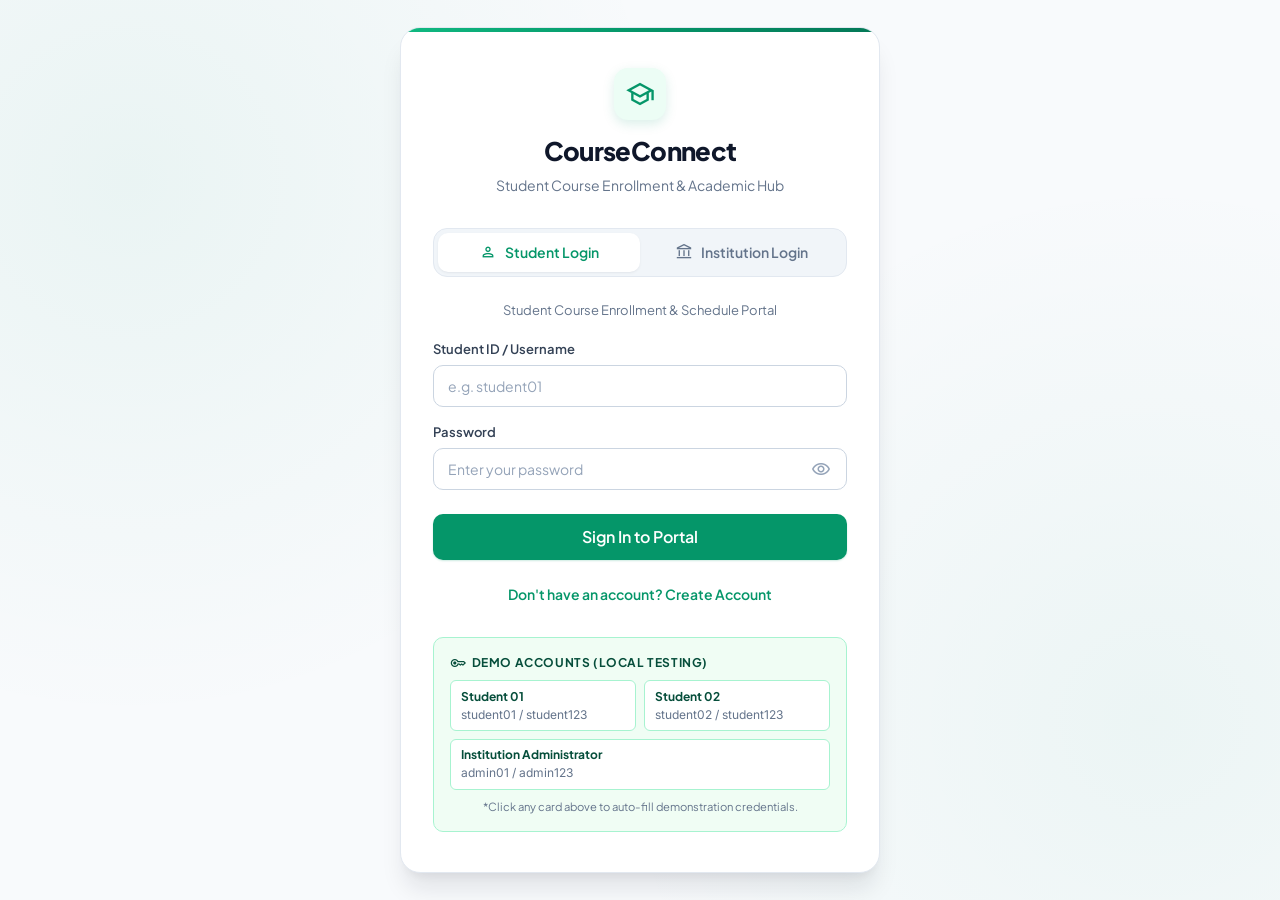
<file: frontend/index.html>
<!DOCTYPE html>
<html lang="en">
<head>
  <meta charset="UTF-8">
  <meta name="viewport" content="width=device-width, initial-scale=1.0">
  <title>CourseConnect — Student Course Enrollment System</title>
  
  <!-- Typography & Icons -->
  <link rel="preconnect" href="https://fonts.googleapis.com">
  <link rel="preconnect" href="https://fonts.gstatic.com" crossorigin>
  <link href="https://fonts.googleapis.com/css2?family=Inter:wght@400;500;600;700&family=Plus+Jakarta+Sans:wght@400;500;600;700;800&display=swap" rel="stylesheet">
  <link href="https://fonts.googleapis.com/css2?family=Material+Symbols+Outlined:opsz,wght,FILL,GRAD@20..48,100..700,0..1,-50..200" rel="stylesheet">
  
  <link rel="stylesheet" href="css/styles.css">
</head>
<body>

  <!-- ======================================================================
       SCREEN 1: LOGIN & ROLE SELECTION (Default Open View)
       ====================================================================== -->
  <div id="loginScreen" class="login-screen">
    <div class="login-card">
      <div class="login-brand">
        <div class="brand-icon-circle">
          <span class="material-symbols-outlined" style="font-size: 30px;">school</span>
        </div>
        <h1 class="brand-title">CourseConnect</h1>
        <p class="brand-subtitle">Student Course Enrollment & Academic Hub</p>
      </div>

      <!-- Role Selector Tabs -->
      <div class="role-tabs">
        <button type="button" id="roleTabStudent" class="role-tab-btn active">
          <span class="material-symbols-outlined" style="font-size: 18px;">person</span>
          Student Login
        </button>
        <button type="button" id="roleTabInst" class="role-tab-btn">
          <span class="material-symbols-outlined" style="font-size: 18px;">account_balance</span>
          Institution Login
        </button>
      </div>

      <p id="roleDescText" style="font-size: 0.8125rem; color: var(--text-muted); text-align: center; margin-bottom: 1.25rem;">
        Student Course Enrollment & Schedule Portal
      </p>

      <!-- Inline Error Alert -->
      <div id="loginErrorAlert" class="badge-danger" style="display: none; padding: 0.75rem 1rem; border-radius: var(--radius-md); margin-bottom: 1.25rem; font-size: 0.8125rem; align-items: center; gap: 0.5rem;">
        <span class="material-symbols-outlined" style="font-size: 20px;">error</span>
        <span id="loginErrorMessage">Invalid username or password.</span>
      </div>
      <div id="loginSuccessAlert" class="badge-success auth-message" role="status" style="display: none;"></div>

      <!-- Login Form -->
      <form id="loginForm" onsubmit="handleLoginSubmit(event)">
        <div class="form-group">
          <label class="form-label" id="loginUserLabel" for="loginUsername">Student ID / Username</label>
          <input type="text" id="loginUsername" class="form-control" placeholder="e.g. student01" required autocomplete="username">
        </div>

        <div class="form-group">
          <label class="form-label" for="loginPassword">Password</label>
          <div class="password-wrapper">
            <input type="password" id="loginPassword" class="form-control" placeholder="Enter your password" required autocomplete="current-password">
            <button type="button" id="passwordToggleBtn" class="password-toggle-btn" aria-label="Toggle password visibility">
              <span class="material-symbols-outlined" style="font-size: 20px;">visibility</span>
            </button>
          </div>
        </div>

        <button type="submit" id="loginSubmitBtn" class="btn btn-primary btn-lg" style="width: 100%; margin-top: 0.5rem;">
          Sign In to Portal
        </button>
      </form>

      <button type="button" id="showRegistrationBtn" class="auth-switch">
        Don't have an account? Create Account
      </button>

      <form id="registrationForm" onsubmit="handleRegistrationSubmit(event)" style="display: none;" novalidate>
        <div class="role-tabs registration-role-tabs">
          <label class="form-label" for="registerRole">Account type</label>
          <select id="registerRole" class="form-control">
            <option value="STUDENT">Student</option>
            <option value="INSTITUTION">Institution</option>
          </select>
        </div>

        <div class="form-group">
          <label class="form-label" id="registerNameLabel" for="registerName">Full name</label>
          <input type="text" id="registerName" class="form-control" required autocomplete="name">
        </div>

        <div class="form-group">
          <label class="form-label" id="registerEmailLabel" for="registerEmail">Email</label>
          <input type="email" id="registerEmail" class="form-control" required autocomplete="email">
        </div>

        <div class="form-group">
          <label class="form-label" for="registerPassword">Password</label>
          <input type="password" id="registerPassword" class="form-control" required autocomplete="new-password">
        </div>

        <div class="form-group">
          <label class="form-label" for="confirmPassword">Confirm password</label>
          <input type="password" id="confirmPassword" class="form-control" required autocomplete="new-password">
        </div>

        <div id="registrationMessage" class="auth-message" role="alert" style="display: none;"></div>
        <button type="submit" id="registerSubmitBtn" class="btn btn-primary btn-lg" style="width: 100%; margin-top: 0.5rem;">
          Create Account
        </button>
      </form>

      <button type="button" id="showLoginBtn" class="auth-switch" style="display: none;">
        Already have an account? Sign in
      </button>

      <!-- Demo Accounts Information -->
      <div class="demo-accounts-box" id="demoAccountsBox">
        <div class="demo-title">
          <span class="material-symbols-outlined" style="font-size: 16px;">key</span>
          Demo Accounts (Local Testing)
        </div>
        <div class="demo-grid">
          <div class="demo-pill" onclick="quickFill('student01', 'student123', 'STUDENT')" title="Click to autofill Student 1">
            <div class="demo-role">Student 01</div>
            <div class="demo-creds">student01 / student123</div>
          </div>
          <div class="demo-pill" onclick="quickFill('student02', 'student123', 'STUDENT')" title="Click to autofill Student 2">
            <div class="demo-role">Student 02</div>
            <div class="demo-creds">student02 / student123</div>
          </div>
          <div class="demo-pill" style="grid-column: 1 / -1;" onclick="quickFill('admin01', 'admin123', 'INSTITUTION')" title="Click to autofill Institution Admin">
            <div class="demo-role">Institution Administrator</div>
            <div class="demo-creds">admin01 / admin123</div>
          </div>
        </div>
        <p style="font-size: 0.7rem; color: var(--text-muted); margin-top: 0.5rem; text-align: center;">
          *Click any card above to auto-fill demonstration credentials.
        </p>
      </div>
    </div>
  </div>

  <!-- ======================================================================
       SCREEN 2: STUDENT PORTAL
       ====================================================================== -->
  <div id="studentPortal" class="portal-layout" style="display: none;">
    <!-- Student Sidebar -->
    <aside class="sidebar" id="studentSidebar">
      <div class="sidebar-header">
        <div class="sidebar-logo-icon">
          <span class="material-symbols-outlined" style="font-size: 22px;">school</span>
        </div>
        <div>
          <div class="sidebar-brand-name">CourseConnect</div>
          <div class="sidebar-role-tag">Student Portal</div>
        </div>
      </div>

      <nav class="sidebar-nav">
        <button class="nav-link active" data-tab="dashboard" onclick="switchStudentTab('dashboard')">
          <div class="nav-link-left">
            <span class="material-symbols-outlined" style="font-size: 20px;">space_dashboard</span>
            <span>Dashboard</span>
          </div>
        </button>

        <button class="nav-link" data-tab="catalogue" onclick="switchStudentTab('catalogue')">
          <div class="nav-link-left">
            <span class="material-symbols-outlined" style="font-size: 20px;">library_books</span>
            <span>Course Catalogue</span>
          </div>
        </button>

        <button class="nav-link" data-tab="enrollments" onclick="switchStudentTab('enrollments')">
          <div class="nav-link-left">
            <span class="material-symbols-outlined" style="font-size: 20px;">how_to_reg</span>
            <span>My Enrollments</span>
          </div>
          <span class="badge-pill" id="studentSidebarEnrollBadge">0</span>
        </button>

        <button class="nav-link" data-tab="profile" onclick="switchStudentTab('profile')">
          <div class="nav-link-left">
            <span class="material-symbols-outlined" style="font-size: 20px;">account_circle</span>
            <span>Student Profile</span>
          </div>
        </button>
      </nav>

      <div class="sidebar-footer">
        <div class="academic-term-badge">
          <div style="display: flex; align-items: center; gap: 0.35rem; font-weight: 600; color: var(--primary);">
            <span class="material-symbols-outlined" style="font-size: 16px;">calendar_today</span>
            <span>Fall Semester 2025</span>
          </div>
          <div style="font-size: 0.7rem; color: var(--text-muted); margin-top: 0.15rem;">
            Registration Window Active
          </div>
        </div>

        <button class="btn btn-secondary btn-sm" onclick="handleLogout()" style="width: 100%;">
          <span class="material-symbols-outlined" style="font-size: 18px;">logout</span>
          Sign Out
        </button>
      </div>
    </aside>

    <!-- Student Main Content -->
    <div class="main-wrapper">
      <header class="top-navbar">
        <div style="display: flex; align-items: center; gap: 0.75rem;">
          <h2 style="font-size: 1.15rem; font-weight: 700;">Student Workspace</h2>
          <span class="badge badge-success">Term Enrolled</span>
        </div>

        <div class="user-profile-widget">
          <div class="user-details">
            <span class="user-name" id="studentNavUserName">Alex Mercer</span>
            <span class="user-role-label" id="studentNavUserId">CS-2023-8492 • Computer Science</span>
          </div>
          <div class="user-avatar" id="studentNavAvatar">A</div>
        </div>
      </header>

      <main class="main-content">
        <!-- 2A. STUDENT DASHBOARD VIEW -->
        <div id="studentDashboardView">
          <!-- Welcome Alert Banner -->
          <div class="welcome-banner">
            <div class="badge badge-success" style="width: fit-content;">
              <span class="material-symbols-outlined" style="font-size: 14px;">bolt</span>
              FALL 2025 REGISTRATION WINDOW IS ACTIVE
            </div>
            <h1 style="font-size: 1.65rem;">Welcome back, <span id="studentWelcomeName">Alex</span>!</h1>
            <p style="color: var(--text-body); font-size: 0.9375rem; max-width: 800px;">
              Your course selection portal is open. Ensure your semester credits remain within the 18-credit limit.
            </p>
            <div style="display: flex; gap: 0.75rem; margin-top: 0.5rem; flex-wrap: wrap;">
              <button class="btn btn-primary" onclick="switchStudentTab('catalogue')">
                <span class="material-symbols-outlined" style="font-size: 18px;">search</span>
                Browse Course Catalogue
              </button>
              <button class="btn btn-secondary" onclick="switchStudentTab('enrollments')">
                <span class="material-symbols-outlined" style="font-size: 18px;">fact_check</span>
                View My Enrollments
              </button>
            </div>
          </div>

          <!-- KPI Metric Cards -->
          <div class="kpi-grid">
            <div class="kpi-card">
              <div class="kpi-top">
                <span class="kpi-title">Available Courses</span>
                <div class="kpi-icon-box">
                  <span class="material-symbols-outlined">menu_book</span>
                </div>
              </div>
              <div>
                <div class="kpi-value" id="kpiAvailableCourses">0</div>
                <div class="kpi-subtitle">Open university sections</div>
              </div>
            </div>

            <div class="kpi-card">
              <div class="kpi-top">
                <span class="kpi-title">Enrolled Courses</span>
                <div class="kpi-icon-box">
                  <span class="material-symbols-outlined">verified</span>
                </div>
              </div>
              <div>
                <div class="kpi-value" id="kpiEnrolledCourses">0</div>
                <div class="kpi-subtitle">Registered & confirmed</div>
              </div>
            </div>

            <div class="kpi-card">
              <div class="kpi-top">
                <span class="kpi-title">Credit Load</span>
                <div class="kpi-icon-box">
                  <span class="material-symbols-outlined">speed</span>
                </div>
              </div>
              <div>
                <div style="display: flex; align-items: baseline; justify-content: space-between;">
                  <span class="kpi-value" id="kpiCreditLoad">0 / 18</span>
                  <span style="font-size: 0.75rem; font-weight: 700; color: var(--primary);" id="kpiCreditPercent">0% cap</span>
                </div>
                <div class="progress-track">
                  <div class="progress-fill" id="kpiCreditBar" style="width: 0%;"></div>
                </div>
                <div class="kpi-subtitle" style="margin-top: 0.35rem;" id="kpiCreditRemainingText">
                  18 credits permitted
                </div>
              </div>
            </div>

            <div class="kpi-card">
              <div class="kpi-top">
                <span class="kpi-title">Academic Standing</span>
                <div class="kpi-icon-box">
                  <span class="material-symbols-outlined">military_tech</span>
                </div>
              </div>
              <div>
                <div class="kpi-value" style="font-size: 1.5rem;">Good Standing</div>
                <div class="kpi-subtitle">Dean's Honor Roll Eligible</div>
              </div>
            </div>
          </div>

          <!-- Recommended Courses Grid Section -->
          <div style="margin-bottom: 2rem;">
            <div style="display: flex; align-items: center; justify-content: space-between; margin-bottom: 1rem;">
              <div>
                <h3 style="font-size: 1.2rem;">Recommended Electives</h3>
                <p style="font-size: 0.8125rem; color: var(--text-muted);">Curated courses tailored for your academic program track</p>
              </div>
              <a href="#" onclick="switchStudentTab('catalogue'); return false;" style="font-size: 0.875rem; font-weight: 600;">
                View All Courses &rarr;
              </a>
            </div>
            <div id="recommendedCoursesGrid" class="course-grid">
              <!-- Rendered via JS -->
            </div>
          </div>

          <!-- Current Enrolled Schedule Quick-Glance Table -->
          <div class="table-card">
            <div class="table-header-bar">
              <div>
                <h3 style="font-size: 1.1rem;">Your Confirmed Class Schedule</h3>
                <p style="font-size: 0.8125rem; color: var(--text-muted);">Weekly lectures and laboratory room assignments</p>
              </div>
              <button class="btn btn-secondary btn-sm" onclick="switchStudentTab('enrollments')">
                Manage Enrollments
              </button>
            </div>
            <div class="table-responsive">
              <table class="data-table">
                <thead>
                  <tr>
                    <th>Course Code</th>
                    <th>Course Title</th>
                    <th>Meeting Schedule</th>
                    <th>Location / Room</th>
                    <th>Credits</th>
                  </tr>
                </thead>
                <tbody id="studentScheduleTbody">
                  <!-- Rendered via JS -->
                </tbody>
              </table>
            </div>
          </div>
        </div>

        <!-- 2B. COURSE CATALOGUE VIEW -->
        <div id="studentCatalogueView" style="display: none;">
          <div class="toolbar-section">
            <div class="search-box">
              <span class="material-symbols-outlined search-icon">search</span>
              <input type="text" id="courseSearchInput" class="form-control" placeholder="Search by course code, title, or instructor..." oninput="loadStudentCatalogue()">
            </div>

            <div class="filter-group">
              <select id="courseDeptFilter" class="form-control" style="width: auto; min-width: 170px;" onchange="loadStudentCatalogue()">
                <option value="ALL">All Departments</option>
                <option value="Computer Science">Computer Science</option>
                <option value="Mathematics">Mathematics</option>
                <option value="Electrical Engineering">Electrical Engineering</option>
                <option value="Data Science">Data Science</option>
                <option value="Humanities">Humanities</option>
              </select>

              <select id="courseCreditsFilter" class="form-control" style="width: auto; min-width: 130px;" onchange="loadStudentCatalogue()">
                <option value="">All Credits</option>
                <option value="2">2 Credits</option>
                <option value="3">3 Credits</option>
                <option value="4">4 Credits</option>
              </select>

              <select id="courseSortSelect" class="form-control" style="width: auto; min-width: 170px;" onchange="loadStudentCatalogue()">
                <option value="id_asc">Sort: Course Code (A-Z)</option>
                <option value="id_desc">Sort: Course Code (Z-A)</option>
                <option value="name_asc">Sort: Course Title (A-Z)</option>
                <option value="credits_desc">Sort: Credits (High to Low)</option>
                <option value="seats_desc">Sort: Most Available Seats</option>
              </select>

              <button class="btn btn-secondary" onclick="resetCatalogueFilters()" title="Reset all filters">
                <span class="material-symbols-outlined" style="font-size: 18px;">restart_alt</span>
              </button>
            </div>
          </div>

          <div style="display: flex; align-items: center; justify-content: space-between; margin-bottom: 1rem;">
            <span id="catalogueCount" style="font-size: 0.875rem; color: var(--text-muted); font-weight: 600;">
              Loading catalogue...
            </span>
          </div>

          <div id="catalogueGrid" class="course-grid">
            <!-- Rendered via JS -->
          </div>
        </div>

        <!-- 2C. MY ENROLLMENTS VIEW -->
        <div id="studentEnrollmentsView" style="display: none;">
          <div class="toolbar-section">
            <div>
              <h2 style="font-size: 1.25rem;">My Active Enrollments</h2>
              <p style="font-size: 0.8125rem; color: var(--text-muted);">
                View confirmed course registrations, review credit tallies, or drop courses.
              </p>
            </div>
            <div style="display: flex; gap: 1rem;">
              <div class="badge badge-success" style="font-size: 0.875rem; padding: 0.4rem 0.85rem;">
                <span id="enrollmentsTotalCourses">0</span> Courses Enrolled
              </div>
              <div class="badge badge-info" style="font-size: 0.875rem; padding: 0.4rem 0.85rem;">
                <span id="enrollmentsTotalCredits">0</span> / 18 Credits
              </div>
              <div class="badge badge-neutral" style="font-size: 0.875rem; padding: 0.4rem 0.85rem;">
                <span id="enrollmentsRemainingCredits">18</span> Credits Left
              </div>
            </div>
          </div>

          <div id="enrollmentsTableCard" class="table-card">
            <div class="table-responsive">
              <table class="data-table">
                <thead>
                  <tr>
                    <th>Course Code</th>
                    <th>Course Name</th>
                    <th>Department</th>
                    <th>Credits</th>
                    <th>Instructor</th>
                    <th>Enrolled At</th>
                    <th>Status</th>
                    <th style="text-align: right;">Action</th>
                  </tr>
                </thead>
                <tbody id="myEnrollmentsTbody">
                  <!-- Rendered via JS -->
                </tbody>
              </table>
            </div>
          </div>

          <div id="enrollmentsEmptyState" class="empty-state" style="display: none; background: #ffffff; border: 1px solid var(--surface-border); border-radius: var(--radius-lg);">
            <div class="empty-state-icon">
              <span class="material-symbols-outlined" style="font-size: 28px;">school</span>
            </div>
            <h3>No Course Enrollments Found</h3>
            <p class="text-muted" style="max-width: 400px; font-size: 0.875rem;">
              You have not enrolled in any courses for the Fall 2025 semester yet. Explore the catalogue to select courses.
            </p>
            <button class="btn btn-primary" onclick="switchStudentTab('catalogue')">
              Explore Course Catalogue
            </button>
          </div>
        </div>

        <!-- 2D. STUDENT PROFILE VIEW -->
        <div id="studentProfileView" style="display: none;">
          <div style="display: grid; grid-template-columns: repeat(auto-fit, minmax(320px, 1fr)); gap: 1.5rem;">
            <!-- Profile Info Card -->
            <div class="table-card" style="padding: 1.75rem;">
              <div style="display: flex; align-items: center; gap: 1rem; margin-bottom: 1.5rem;">
                <div class="user-avatar" style="width: 56px; height: 56px; font-size: 1.5rem;">A</div>
                <div>
                  <h2 id="profileFullName" style="font-size: 1.35rem;">Alex Mercer</h2>
                  <span class="badge badge-success">Undergraduate Matriculated</span>
                </div>
              </div>

              <div style="display: flex; flex-direction: column; gap: 1rem;">
                <div class="course-meta-row">
                  <span class="material-symbols-outlined">badge</span>
                  <div>
                    <div style="font-size: 0.75rem; color: var(--text-muted); font-weight: 600;">STUDENT ID</div>
                    <div id="profileStudentId" style="font-weight: 700;">student01</div>
                  </div>
                </div>

                <div class="course-meta-row">
                  <span class="material-symbols-outlined">mail</span>
                  <div>
                    <div style="font-size: 0.75rem; color: var(--text-muted); font-weight: 600;">EMAIL</div>
                    <div id="profileEmail" style="font-weight: 500;">alex.mercer@university.edu</div>
                  </div>
                </div>

                <div class="course-meta-row">
                  <span class="material-symbols-outlined">domain</span>
                  <div>
                    <div style="font-size: 0.75rem; color: var(--text-muted); font-weight: 600;">DEPARTMENT</div>
                    <div id="profileDept" style="font-weight: 500;">Computer Science & Eng.</div>
                  </div>
                </div>

                <div class="course-meta-row">
                  <span class="material-symbols-outlined">calendar_month</span>
                  <div>
                    <div style="font-size: 0.75rem; color: var(--text-muted); font-weight: 600;">ACADEMIC YEAR</div>
                    <div id="profileYear" style="font-weight: 500;">3rd Year (Junior)</div>
                  </div>
                </div>
              </div>
            </div>

            <!-- Enrollment Metrics Summary Card -->
            <div class="table-card" style="padding: 1.75rem;">
              <h3 style="font-size: 1.15rem; margin-bottom: 0.5rem;">Semester Enrollment Summary</h3>
              <p style="font-size: 0.8125rem; color: var(--text-muted); margin-bottom: 1.5rem;">
                Calculated strictly from your actual enrollment records in the Java backend.
              </p>

              <div style="display: flex; flex-direction: column; gap: 1.25rem;">
                <div>
                  <div style="display: flex; justify-content: space-between; font-size: 0.875rem; font-weight: 600; margin-bottom: 0.35rem;">
                    <span>Active Enrolled Courses</span>
                    <span id="profileEnrolledCount">0</span>
                  </div>
                </div>

                <div>
                  <div style="display: flex; justify-content: space-between; font-size: 0.875rem; font-weight: 600; margin-bottom: 0.35rem;">
                    <span>Current Credit Load</span>
                    <span id="profileTotalCredits">0 / 18 credits</span>
                  </div>
                  <div class="progress-track" style="height: 10px;">
                    <div class="progress-fill" id="profileProgressBar" style="width: 0%;"></div>
                  </div>
                  <div style="font-size: 0.75rem; color: var(--text-muted); margin-top: 0.35rem;" id="profileRemainingCredits">
                    18 credits available
                  </div>
                </div>

                <div style="padding: 1rem; border-radius: var(--radius-md); background: var(--surface-muted); font-size: 0.8125rem;">
                  <strong>Academic Policy Note:</strong>
                  Students are limited to a maximum of 18 credits per regular semester.
                  Enrollment requests that cause the tally to exceed 18 credits are rejected by the backend.
                </div>
              </div>
            </div>
          </div>
        </div>
      </main>
    </div>
  </div>

  <!-- ======================================================================
       SCREEN 3: INSTITUTION PORTAL
       ====================================================================== -->
  <div id="institutionPortal" class="portal-layout" style="display: none;">
    <!-- Institution Sidebar -->
    <aside class="sidebar" id="institutionSidebar">
      <div class="sidebar-header">
        <div class="sidebar-logo-icon">
          <span class="material-symbols-outlined" style="font-size: 22px;">account_balance</span>
        </div>
        <div>
          <div class="sidebar-brand-name">CourseConnect</div>
          <div class="sidebar-role-tag" style="color: #0284c7;">Institution Portal</div>
        </div>
      </div>

      <nav class="sidebar-nav">
        <button class="nav-link active" data-tab="dashboard" onclick="switchInstitutionTab('dashboard')">
          <div class="nav-link-left">
            <span class="material-symbols-outlined" style="font-size: 20px;">analytics</span>
            <span>Dashboard</span>
          </div>
        </button>

        <button class="nav-link" data-tab="courses" onclick="switchInstitutionTab('courses')">
          <div class="nav-link-left">
            <span class="material-symbols-outlined" style="font-size: 20px;">edit_calendar</span>
            <span>Manage Courses</span>
          </div>
        </button>

        <button class="nav-link" data-tab="enrollments" onclick="switchInstitutionTab('enrollments')">
          <div class="nav-link-left">
            <span class="material-symbols-outlined" style="font-size: 20px;">receipt_long</span>
            <span>Enrollment Records</span>
          </div>
        </button>

        <button class="nav-link" data-tab="students" onclick="switchInstitutionTab('students')">
          <div class="nav-link-left">
            <span class="material-symbols-outlined" style="font-size: 20px;">groups</span>
            <span>Student Roster</span>
          </div>
        </button>
      </nav>

      <div class="sidebar-footer">
        <div class="academic-term-badge">
          <div style="font-weight: 700; color: var(--text-main);">Registrar Office</div>
          <div style="font-size: 0.7rem; color: var(--text-muted);">Administrative Privileges Enabled</div>
        </div>

        <button class="btn btn-secondary btn-sm" onclick="handleLogout()" style="width: 100%;">
          <span class="material-symbols-outlined" style="font-size: 18px;">logout</span>
          Sign Out
        </button>
      </div>
    </aside>

    <!-- Institution Main Content -->
    <div class="main-wrapper">
      <header class="top-navbar">
        <div style="display: flex; align-items: center; gap: 0.75rem;">
          <h2 style="font-size: 1.15rem; font-weight: 700;">Academic Administration</h2>
          <span class="badge badge-info">Registrar Access</span>
        </div>

        <div class="user-profile-widget">
          <div class="user-details">
            <span class="user-name" id="instNavUserName">Dr. Eleanor Vance</span>
            <span class="user-role-label" id="instNavUserId">Academic Registrar Office</span>
          </div>
          <div class="user-avatar" id="instNavAvatar" style="background: #e0f2fe; color: #0369a1;">E</div>
        </div>
      </header>

      <main class="main-content">
        <!-- 3A. INSTITUTION DASHBOARD VIEW -->
        <div id="instDashboardView">
          <div class="welcome-banner">
            <div class="badge badge-info" style="width: fit-content;">
              <span class="material-symbols-outlined" style="font-size: 14px;">insights</span>
              CAMPUS ENROLLMENT OVERVIEW
            </div>
            <h1 style="font-size: 1.65rem;">Institutional System Statistics</h1>
            <p style="color: var(--text-body); font-size: 0.9375rem;">
              Real-time calculations across the HashMap course catalogue and ArrayList enrollment records.
            </p>
          </div>

          <div class="kpi-grid">
            <div class="kpi-card">
              <div class="kpi-top">
                <span class="kpi-title">Total Courses</span>
                <div class="kpi-icon-box">
                  <span class="material-symbols-outlined">menu_book</span>
                </div>
              </div>
              <div>
                <div class="kpi-value" id="instKpiTotalCourses">0</div>
                <div class="kpi-subtitle">Active catalogue offerings</div>
              </div>
            </div>

            <div class="kpi-card">
              <div class="kpi-top">
                <span class="kpi-title">Registered Students</span>
                <div class="kpi-icon-box">
                  <span class="material-symbols-outlined">groups</span>
                </div>
              </div>
              <div>
                <div class="kpi-value" id="instKpiTotalStudents">0</div>
                <div class="kpi-subtitle">Active student profiles</div>
              </div>
            </div>

            <div class="kpi-card">
              <div class="kpi-top">
                <span class="kpi-title">Total Enrollments</span>
                <div class="kpi-icon-box">
                  <span class="material-symbols-outlined">fact_check</span>
                </div>
              </div>
              <div>
                <div class="kpi-value" id="instKpiTotalEnrollments">0</div>
                <div class="kpi-subtitle">Course registration bindings</div>
              </div>
            </div>

            <div class="kpi-card">
              <div class="kpi-top">
                <span class="kpi-title">Capacity Utilization</span>
                <div class="kpi-icon-box">
                  <span class="material-symbols-outlined">pie_chart</span>
                </div>
              </div>
              <div>
                <div class="kpi-value" id="instKpiCapacityRate">0%</div>
                <div class="kpi-subtitle" id="instKpiAvailableSeats">0 open seats across campus</div>
              </div>
            </div>
          </div>

          <div style="display: grid; grid-template-columns: repeat(auto-fit, minmax(380px, 1fr)); gap: 1.5rem;">
            <!-- Department Distribution Table -->
            <div class="table-card">
              <div class="table-header-bar">
                <h3 style="font-size: 1.1rem;">Department Capacity Breakdown</h3>
              </div>
              <div class="table-responsive">
                <table class="data-table">
                  <thead>
                    <tr>
                      <th>Department</th>
                      <th>Courses</th>
                      <th>Seats Filled</th>
                      <th>Fill Rate</th>
                    </tr>
                  </thead>
                  <tbody id="instDeptDistributionTbody">
                    <!-- Rendered via JS -->
                  </tbody>
                </table>
              </div>
            </div>

            <!-- Recent Enrollments Audit Table -->
            <div class="table-card">
              <div class="table-header-bar">
                <h3 style="font-size: 1.1rem;">Recent Student Registrations</h3>
                <button class="btn btn-secondary btn-sm" onclick="switchInstitutionTab('enrollments')">
                  View Full Audit Log
                </button>
              </div>
              <div class="table-responsive">
                <table class="data-table">
                  <thead>
                    <tr>
                      <th>Student</th>
                      <th>Course</th>
                      <th>Credits</th>
                      <th>Timestamp</th>
                    </tr>
                  </thead>
                  <tbody id="instRecentAuditTbody">
                    <!-- Rendered via JS -->
                  </tbody>
                </table>
              </div>
            </div>
          </div>
        </div>

        <!-- 3B. INSTITUTION MANAGE COURSES VIEW -->
        <div id="instCoursesView" style="display: none;">
          <div class="toolbar-section">
            <div class="search-box">
              <span class="material-symbols-outlined search-icon">search</span>
              <input type="text" id="instCourseSearchInput" class="form-control" placeholder="Search courses by code or title..." oninput="loadInstitutionCourses()">
            </div>

            <div class="filter-group">
              <select id="instCourseDeptFilter" class="form-control" style="width: auto; min-width: 170px;" onchange="loadInstitutionCourses()">
                <option value="ALL">All Departments</option>
                <option value="Computer Science">Computer Science</option>
                <option value="Mathematics">Mathematics</option>
                <option value="Electrical Engineering">Electrical Engineering</option>
                <option value="Data Science">Data Science</option>
                <option value="Humanities">Humanities</option>
              </select>

              <button class="btn btn-primary" onclick="openAddCourseModal()">
                <span class="material-symbols-outlined" style="font-size: 18px;">add</span>
                Add New Course
              </button>
            </div>
          </div>

          <div class="table-card">
            <div class="table-responsive">
              <table class="data-table">
                <thead>
                  <tr>
                    <th>Course Code</th>
                    <th>Course Title</th>
                    <th>Department</th>
                    <th>Instructor</th>
                    <th>Credits</th>
                    <th>Enrollment / Cap</th>
                    <th>Status</th>
                    <th style="text-align: right;">Actions</th>
                  </tr>
                </thead>
                <tbody id="instCoursesTbody">
                  <!-- Rendered via JS -->
                </tbody>
              </table>
            </div>
          </div>
        </div>

        <!-- 3C. INSTITUTION ENROLLMENT RECORDS VIEW -->
        <div id="instEnrollmentsView" style="display: none;">
          <div class="toolbar-section">
            <div class="search-box">
              <span class="material-symbols-outlined search-icon">search</span>
              <input type="text" id="instEnrollmentSearch" class="form-control" placeholder="Search by student name, ID, or course..." oninput="loadInstitutionEnrollments()">
            </div>

            <div class="filter-group">
              <select id="instEnrollmentCourseFilter" class="form-control" style="width: auto; min-width: 170px;" onchange="loadInstitutionEnrollments()">
                <option value="ALL">All Courses</option>
                <option value="CS-101">CS-101</option>
                <option value="CS-201">CS-201</option>
                <option value="CS-250">CS-250</option>
                <option value="CS-305">CS-305</option>
                <option value="CS-320">CS-320</option>
                <option value="MATH-201">MATH-201</option>
                <option value="MATH-210">MATH-210</option>
                <option value="EE-102">EE-102</option>
                <option value="AI-301">AI-301</option>
                <option value="ENG-105">ENG-105</option>
              </select>
            </div>

            <div class="badge badge-neutral" style="font-size: 0.875rem; padding: 0.5rem 1rem;" id="instEnrollmentsCount">
              0 records
            </div>
          </div>

          <div class="table-card">
            <div class="table-responsive">
              <table class="data-table">
                <thead>
                  <tr>
                    <th>Student ID</th>
                    <th>Student Name</th>
                    <th>Course ID</th>
                    <th>Course Name</th>
                    <th>Credits</th>
                    <th>Enrolled Timestamp</th>
                  </tr>
                </thead>
                <tbody id="instEnrollmentsTbody">
                  <!-- Rendered via JS -->
                </tbody>
              </table>
            </div>
          </div>
        </div>

        <!-- 3D. INSTITUTION STUDENT ROSTER VIEW -->
        <div id="instStudentsView" style="display: none;">
          <div class="toolbar-section">
            <div>
              <h3 style="font-size: 1.15rem;">Registered Student Records</h3>
              <p style="font-size: 0.8125rem; color: var(--text-muted);">
                Directory of enrolled undergraduate students registered in CourseConnect.
              </p>
            </div>
          </div>

          <div class="table-card">
            <div class="table-responsive">
              <table class="data-table">
                <thead>
                  <tr>
                    <th>Student ID</th>
                    <th>Student Full Name</th>
                    <th>Department</th>
                    <th>Academic Year</th>
                    <th>Email Address</th>
                  </tr>
                </thead>
                <tbody id="instStudentsTbody">
                  <!-- Rendered via JS -->
                </tbody>
              </table>
            </div>
          </div>
        </div>
      </main>
    </div>
  </div>

  <!-- ======================================================================
       MODAL: COURSE DETAILS
       ====================================================================== -->
  <div id="courseDetailsModal" class="modal-backdrop">
    <div class="modal-dialog">
      <div class="modal-header">
        <div>
          <span class="course-code" id="detailCourseId">CS-201</span>
          <h2 class="modal-title" id="detailCourseName" style="margin-top: 0.15rem;">Data Structures and Algorithms</h2>
        </div>
        <button type="button" class="modal-close-btn" onclick="UI.closeModal('courseDetailsModal')">
          <span class="material-symbols-outlined">close</span>
        </button>
      </div>

      <div class="modal-body">
        <div style="display: flex; gap: 0.5rem; flex-wrap: wrap; margin-bottom: 1rem;">
          <span class="badge badge-neutral" id="detailDept">Computer Science</span>
          <span class="badge badge-neutral" id="detailCredits">4 Credits</span>
          <span class="badge badge-success" id="detailCapacity">Seats</span>
        </div>

        <div style="display: flex; flex-direction: column; gap: 0.75rem; margin-bottom: 1.25rem;">
          <div class="course-meta-row">
            <span class="material-symbols-outlined">person</span>
            <span><strong>Instructor:</strong> <span id="detailInstructor">Dr. Aris Thorne</span></span>
          </div>
          <div class="course-meta-row">
            <span class="material-symbols-outlined">schedule</span>
            <span><strong>Schedule:</strong> <span id="detailSchedule">Mon & Wed • 10:00 AM - 11:30 AM</span></span>
          </div>
          <div class="course-meta-row">
            <span class="material-symbols-outlined">room</span>
            <span><strong>Location:</strong> <span id="detailLocation">Turing Hall 104</span></span>
          </div>
        </div>

        <div style="margin-top: 1rem;">
          <h4 style="font-size: 0.875rem; font-weight: 700; margin-bottom: 0.35rem;">Course Description & Syllabus</h4>
          <p id="detailDescription" style="font-size: 0.875rem; color: var(--text-body); line-height: 1.6;">
            Detailed syllabus content.
          </p>
        </div>
      </div>

      <div class="modal-footer">
        <button type="button" class="btn btn-secondary" onclick="UI.closeModal('courseDetailsModal')">
          Close
        </button>
        <button type="button" id="detailModalEnrollBtn" class="btn btn-primary">
          Enroll in Course
        </button>
      </div>
    </div>
  </div>

  <!-- ======================================================================
       MODAL: ADD / EDIT COURSE (Institution Admin)
       ====================================================================== -->
  <div id="courseEditModal" class="modal-backdrop">
    <div class="modal-dialog">
      <div class="modal-header">
        <h2 class="modal-title" id="courseModalTitle">Add New University Course</h2>
        <button type="button" class="modal-close-btn" onclick="UI.closeModal('courseEditModal')">
          <span class="material-symbols-outlined">close</span>
        </button>
      </div>

      <form id="courseEditForm" onsubmit="handleSaveCourseForm(event)">
        <input type="hidden" id="editCourseOriginalId" value="">

        <div class="modal-body">
          <div style="display: grid; grid-template-columns: 1fr 1fr; gap: 1rem;">
            <div class="form-group">
              <label class="form-label" for="formCourseId">Course ID *</label>
              <input type="text" id="formCourseId" class="form-control" placeholder="e.g. CS-401" required>
            </div>

            <div class="form-group">
              <label class="form-label" for="formCredits">Credits (1 - 6) *</label>
              <input type="number" id="formCredits" class="form-control" min="1" max="6" value="4" required>
            </div>
          </div>

          <div class="form-group">
            <label class="form-label" for="formCourseName">Course Title *</label>
            <input type="text" id="formCourseName" class="form-control" placeholder="e.g. Advanced Operating Systems" required>
          </div>

          <div style="display: grid; grid-template-columns: 1fr 1fr; gap: 1rem;">
            <div class="form-group">
              <label class="form-label" for="formDepartment">Department *</label>
              <select id="formDepartment" class="form-control" required>
                <option value="Computer Science">Computer Science</option>
                <option value="Mathematics">Mathematics</option>
                <option value="Electrical Engineering">Electrical Engineering</option>
                <option value="Data Science">Data Science</option>
                <option value="Humanities">Humanities</option>
              </select>
            </div>

            <div class="form-group">
              <label class="form-label" for="formCapacity">Max Seat Capacity *</label>
              <input type="number" id="formCapacity" class="form-control" min="1" value="30" required>
            </div>
          </div>

          <div class="form-group">
            <label class="form-label" for="formInstructor">Instructor Name *</label>
            <input type="text" id="formInstructor" class="form-control" placeholder="e.g. Dr. Robert Tarjan" required>
          </div>

          <div style="display: grid; grid-template-columns: 1fr 1fr; gap: 1rem;">
            <div class="form-group">
              <label class="form-label" for="formSchedule">Schedule</label>
              <input type="text" id="formSchedule" class="form-control" placeholder="e.g. Mon & Wed • 10:00 AM">
            </div>

            <div class="form-group">
              <label class="form-label" for="formLocation">Room / Location</label>
              <input type="text" id="formLocation" class="form-control" placeholder="e.g. Lovelace Hall 204">
            </div>
          </div>

          <div class="form-group">
            <label class="form-label" for="formDescription">Course Description & Syllabus</label>
            <textarea id="formDescription" class="form-control" placeholder="Comprehensive overview of core topics covered in this course..."></textarea>
          </div>
        </div>

        <div class="modal-footer">
          <button type="button" class="btn btn-secondary" onclick="UI.closeModal('courseEditModal')">
            Cancel
          </button>
          <button type="submit" class="btn btn-primary">
            Save Course
          </button>
        </div>
      </form>
    </div>
  </div>

  <!-- ======================================================================
       MODAL: CONFIRMATION DIALOG
       ====================================================================== -->
  <div id="confirmModal" class="modal-backdrop">
    <div class="modal-dialog" style="max-width: 440px;">
      <div class="modal-header">
        <h3 class="modal-title" id="confirmModalTitle">Please Confirm</h3>
        <button type="button" class="modal-close-btn" onclick="UI.closeModal('confirmModal')">
          <span class="material-symbols-outlined">close</span>
        </button>
      </div>

      <div class="modal-body">
        <p id="confirmModalMessage" style="font-size: 0.9375rem; color: var(--text-body); line-height: 1.5;">
          Are you sure you want to perform this action?
        </p>
      </div>

      <div class="modal-footer">
        <button type="button" class="btn btn-secondary" onclick="UI.closeModal('confirmModal')">
          Cancel
        </button>
        <button type="button" id="confirmModalActionBtn" class="btn btn-primary">
          Confirm
        </button>
      </div>
    </div>
  </div>

  <!-- Toast Notification Container -->
  <div id="toastContainer" class="toast-container"></div>

  <!-- Scripts -->
  <script src="js/api.js"></script>
  <script src="js/components.js"></script>
  <script src="js/app.js"></script>
</body>
</html>
</file>
<file: frontend/css/styles.css>
/* ==========================================================================
   CourseConnect — Design System & CSS Stylesheet
   Theme: Emerald Green & Crisp Academic SaaS
   ========================================================================== */

:root {
  --primary: #059669;
  --primary-hover: #047857;
  --primary-dark: #064e3b;
  --primary-light: #ecfdf5;
  --primary-surface: #d1fae5;
  --primary-border: #a7f3d0;
  
  --canvas-bg: #f8fafc;
  --surface-card: #ffffff;
  --surface-muted: #f1f5f9;
  --surface-border: #e2e8f0;
  --surface-border-strong: #cbd5e1;

  --text-main: #0f172a;
  --text-body: #334155;
  --text-muted: #64748b;
  --text-disabled: #94a3b8;

  --danger: #ef4444;
  --danger-hover: #dc2626;
  --danger-light: #fef2f2;
  --danger-border: #fecaca;

  --warning: #f59e0b;
  --warning-light: #fffbeb;
  --warning-border: #fde68a;

  --info: #0284c7;
  --info-light: #f0f9ff;
  --info-border: #bae6fd;

  --radius-sm: 6px;
  --radius-md: 10px;
  --radius-lg: 14px;
  --radius-xl: 20px;
  --radius-full: 9999px;

  --shadow-sm: 0 1px 3px 0 rgba(15, 23, 42, 0.05), 0 1px 2px -1px rgba(15, 23, 42, 0.05);
  --shadow-md: 0 4px 6px -1px rgba(15, 23, 42, 0.07), 0 2px 4px -2px rgba(15, 23, 42, 0.05);
  --shadow-lg: 0 10px 15px -3px rgba(15, 23, 42, 0.08), 0 4px 6px -4px rgba(15, 23, 42, 0.04);
  --shadow-xl: 0 20px 25px -5px rgba(15, 23, 42, 0.1), 0 8px 10px -6px rgba(15, 23, 42, 0.06);

  --font-main: 'Plus Jakarta Sans', system-ui, -apple-system, BlinkMacSystemFont, 'Segoe UI', Roboto, sans-serif;
  --font-mono: 'Inter', monospace;
}

*, *::before, *::after {
  box-sizing: border-box;
  margin: 0;
  padding: 0;
}

html, body {
  font-family: var(--font-main);
  background-color: var(--canvas-bg);
  color: var(--text-main);
  line-height: 1.5;
  -webkit-font-smoothing: antialiased;
  min-height: 100vh;
}

/* Typography Helpers */
h1, h2, h3, h4, h5, h6 {
  color: var(--text-main);
  font-weight: 700;
  letter-spacing: -0.02em;
}

a {
  color: var(--primary);
  text-decoration: none;
  transition: color 0.15s ease;
}
a:hover {
  color: var(--primary-hover);
}

/* ==========================================================================
   BUTTONS
   ========================================================================== */
.btn {
  display: inline-flex;
  align-items: center;
  justify-content: center;
  gap: 0.5rem;
  padding: 0.55rem 1.1rem;
  font-family: var(--font-main);
  font-size: 0.875rem;
  font-weight: 600;
  border-radius: var(--radius-md);
  border: 1px solid transparent;
  cursor: pointer;
  transition: all 0.15s ease;
  line-height: 1.25;
}

.btn:active {
  transform: scale(0.98);
}

.btn-primary {
  background-color: var(--primary);
  color: #ffffff;
  box-shadow: 0 1px 2px rgba(5, 150, 105, 0.2);
}
.btn-primary:hover {
  background-color: var(--primary-hover);
  box-shadow: 0 4px 10px rgba(5, 150, 105, 0.3);
}

.btn-secondary {
  background-color: var(--surface-card);
  color: var(--text-main);
  border-color: var(--surface-border);
  box-shadow: var(--shadow-sm);
}
.btn-secondary:hover {
  background-color: var(--surface-muted);
  border-color: var(--surface-border-strong);
}

.btn-outline-primary {
  background-color: transparent;
  color: var(--primary);
  border-color: var(--primary-border);
}
.btn-outline-primary:hover {
  background-color: var(--primary-light);
  border-color: var(--primary);
}

.btn-danger {
  background-color: var(--danger);
  color: #ffffff;
}
.btn-danger:hover {
  background-color: var(--danger-hover);
}

.btn-outline-danger {
  background-color: transparent;
  color: var(--danger);
  border-color: var(--danger-border);
}
.btn-outline-danger:hover {
  background-color: var(--danger-light);
  border-color: var(--danger);
}

.btn-sm {
  padding: 0.35rem 0.75rem;
  font-size: 0.8125rem;
}

.btn-lg {
  padding: 0.75rem 1.5rem;
  font-size: 1rem;
}

.btn:disabled, .btn[disabled] {
  opacity: 0.55;
  cursor: not-allowed;
  transform: none !important;
  box-shadow: none !important;
}

/* ==========================================================================
   BADGES & CHIPS
   ========================================================================== */
.badge {
  display: inline-flex;
  align-items: center;
  gap: 0.35rem;
  padding: 0.2rem 0.65rem;
  font-size: 0.75rem;
  font-weight: 600;
  border-radius: var(--radius-full);
  line-height: 1.3;
  letter-spacing: 0.02em;
}

.badge-success {
  background-color: var(--primary-light);
  color: var(--primary-dark);
  border: 1px solid var(--primary-border);
}

.badge-warning {
  background-color: var(--warning-light);
  color: #92400e;
  border: 1px solid var(--warning-border);
}

.badge-danger {
  background-color: var(--danger-light);
  color: #991b1b;
  border: 1px solid var(--danger-border);
}

.badge-neutral {
  background-color: var(--surface-muted);
  color: var(--text-body);
  border: 1px solid var(--surface-border);
}

.badge-info {
  background-color: var(--info-light);
  color: #0369a1;
  border: 1px solid var(--info-border);
}

/* ==========================================================================
   INPUTS & FORM CONTROLS
   ========================================================================== */
.form-group {
  display: flex;
  flex-direction: column;
  gap: 0.35rem;
  margin-bottom: 1rem;
  text-align: left;
}

.form-label {
  font-size: 0.8125rem;
  font-weight: 600;
  color: var(--text-body);
}

.form-control {
  width: 100%;
  height: 42px;
  padding: 0 0.85rem;
  font-family: var(--font-main);
  font-size: 0.875rem;
  color: var(--text-main);
  background-color: #ffffff;
  border: 1px solid var(--surface-border-strong);
  border-radius: var(--radius-md);
  outline: none;
  transition: all 0.15s ease;
}

.form-control:focus {
  border-color: var(--primary);
  box-shadow: 0 0 0 3px rgba(5, 150, 105, 0.15);
}

.form-control::placeholder {
  color: var(--text-disabled);
}

textarea.form-control {
  height: auto;
  min-height: 80px;
  padding: 0.65rem 0.85rem;
}

/* ==========================================================================
   LAYOUT STRUCTURE
   ========================================================================== */
.app-container {
  min-height: 100vh;
  display: flex;
  flex-direction: column;
}

/* ==========================================================================
   LOGIN SCREEN (Screen 1)
   ========================================================================== */
.login-screen {
  min-height: 100vh;
  min-height: 100dvh;
  display: flex;
  align-items: center;
  justify-content: center;
  padding: 1.5rem;
  background: radial-gradient(circle at 10% 20%, rgba(5, 150, 105, 0.06) 0%, transparent 40%),
              radial-gradient(circle at 90% 80%, rgba(5, 150, 105, 0.05) 0%, transparent 40%),
              var(--canvas-bg);
}

.login-card {
  width: 100%;
  max-width: 480px;
  margin: auto;
  background: var(--surface-card);
  border: 1px solid var(--surface-border);
  border-radius: var(--radius-xl);
  box-shadow: var(--shadow-xl);
  padding: 2.5rem 2rem;
  position: relative;
  overflow: hidden;
}

.auth-switch {
  display: block;
  width: 100%;
  margin-top: 1rem;
  padding: 0.5rem;
  border: 0;
  background: transparent;
  color: var(--primary);
  font: inherit;
  font-size: 0.875rem;
  font-weight: 600;
  cursor: pointer;
  text-align: center;
}

.auth-switch:hover {
  color: var(--primary-hover);
  text-decoration: underline;
}

.auth-message {
  padding: 0.75rem 1rem;
  margin: 0 0 1rem;
  border-radius: var(--radius-md);
  font-size: 0.8125rem;
}

.registration-role-tabs {
  display: flex;
  flex-direction: column;
  gap: 0.4rem;
  padding: 0;
  border: 0;
  background: transparent;
  text-align: left;
}

.registration-role-tabs .form-control {
  margin-bottom: 1rem;
}

.login-card::before {
  content: "";
  position: absolute;
  top: 0;
  left: 0;
  right: 0;
  height: 4px;
  background: linear-gradient(90deg, #10b981, #059669, #047857);
}

.login-brand {
  display: flex;
  flex-direction: column;
  align-items: center;
  text-align: center;
  margin-bottom: 2rem;
}

.brand-icon-circle {
  width: 52px;
  height: 52px;
  border-radius: var(--radius-lg);
  background: var(--primary-light);
  color: var(--primary);
  display: flex;
  align-items: center;
  justify-content: center;
  margin-bottom: 0.75rem;
  box-shadow: 0 4px 12px rgba(5, 150, 105, 0.15);
}

.brand-title {
  font-size: 1.6rem;
  font-weight: 800;
  color: var(--text-main);
  letter-spacing: -0.025em;
}

.brand-subtitle {
  font-size: 0.875rem;
  color: var(--text-muted);
  margin-top: 0.25rem;
}

/* Role Selector Tabs */
.role-tabs {
  display: grid;
  grid-template-columns: 1fr 1fr;
  background-color: var(--surface-muted);
  padding: 0.25rem;
  border-radius: var(--radius-lg);
  margin-bottom: 1.5rem;
  border: 1px solid var(--surface-border);
}

.role-tab-btn {
  display: flex;
  align-items: center;
  justify-content: center;
  gap: 0.5rem;
  padding: 0.65rem 0.5rem;
  border-radius: var(--radius-md);
  border: none;
  background: transparent;
  font-family: var(--font-main);
  font-size: 0.875rem;
  font-weight: 600;
  color: var(--text-muted);
  cursor: pointer;
  transition: all 0.2s ease;
}

.role-tab-btn.active {
  background: #ffffff;
  color: var(--primary);
  box-shadow: var(--shadow-sm);
}

/* Password with Show/Hide */
.password-wrapper {
  position: relative;
  display: flex;
  align-items: center;
}

.password-toggle-btn {
  position: absolute;
  right: 0.75rem;
  background: transparent;
  border: none;
  color: var(--text-disabled);
  cursor: pointer;
  padding: 0.25rem;
  display: flex;
  align-items: center;
  justify-content: center;
}
.password-toggle-btn:hover {
  color: var(--text-main);
}

/* Demo Credentials Box */
.demo-accounts-box {
  margin-top: 1.5rem;
  padding: 1rem;
  border-radius: var(--radius-md);
  background-color: #f0fdf4;
  border: 1px solid var(--primary-border);
  text-align: left;
}

.demo-title {
  font-size: 0.75rem;
  font-weight: 700;
  text-transform: uppercase;
  color: var(--primary-dark);
  letter-spacing: 0.05em;
  margin-bottom: 0.5rem;
  display: flex;
  align-items: center;
  gap: 0.35rem;
}

.demo-grid {
  display: grid;
  grid-template-columns: 1fr 1fr;
  gap: 0.5rem;
}

.demo-pill {
  background: #ffffff;
  padding: 0.4rem 0.6rem;
  border-radius: var(--radius-sm);
  border: 1px solid var(--primary-border);
  cursor: pointer;
  transition: all 0.15s ease;
}
.demo-pill:hover {
  background: var(--primary-light);
  border-color: var(--primary);
}

.demo-role {
  font-size: 0.75rem;
  font-weight: 700;
  color: var(--primary-dark);
}
.demo-creds {
  font-size: 0.75rem;
  color: var(--text-muted);
  font-family: var(--font-mono);
}

/* ==========================================================================
   PORTAL SHELL (Sidebar + Main Content)
   ========================================================================== */
.portal-layout {
  display: flex;
  min-height: 100vh;
}

.sidebar {
  width: 260px;
  background-color: #ffffff;
  border-right: 1px solid var(--surface-border);
  display: flex;
  flex-direction: column;
  position: fixed;
  top: 0;
  bottom: 0;
  left: 0;
  z-index: 40;
}

.sidebar-header {
  height: 64px;
  padding: 0 1.25rem;
  display: flex;
  align-items: center;
  gap: 0.65rem;
  border-bottom: 1px solid var(--surface-border);
}

.sidebar-logo-icon {
  width: 34px;
  height: 34px;
  border-radius: var(--radius-md);
  background: var(--primary-light);
  color: var(--primary);
  display: flex;
  align-items: center;
  justify-content: center;
}

.sidebar-brand-name {
  font-size: 1.125rem;
  font-weight: 800;
  color: var(--text-main);
  letter-spacing: -0.02em;
}

.sidebar-role-tag {
  font-size: 0.6875rem;
  font-weight: 700;
  color: var(--primary);
  text-transform: uppercase;
  letter-spacing: 0.05em;
}

.sidebar-nav {
  padding: 1rem 0.75rem;
  display: flex;
  flex-direction: column;
  gap: 0.25rem;
  flex: 1;
}

.nav-link {
  display: flex;
  align-items: center;
  justify-content: space-between;
  padding: 0.65rem 0.85rem;
  border-radius: var(--radius-md);
  color: var(--text-body);
  font-size: 0.875rem;
  font-weight: 600;
  text-decoration: none;
  transition: all 0.15s ease;
  cursor: pointer;
  border: none;
  background: transparent;
  width: 100%;
}

.nav-link-left {
  display: flex;
  align-items: center;
  gap: 0.65rem;
}

.nav-link:hover {
  background-color: var(--surface-muted);
  color: var(--text-main);
}

.nav-link.active {
  background-color: var(--primary);
  color: #ffffff;
  box-shadow: 0 2px 4px rgba(5, 150, 105, 0.25);
}

.nav-link.active .badge-pill {
  background: rgba(255, 255, 255, 0.25);
  color: #ffffff;
}

.badge-pill {
  font-size: 0.6875rem;
  font-weight: 700;
  padding: 0.1rem 0.45rem;
  border-radius: var(--radius-full);
  background-color: var(--primary-surface);
  color: var(--primary-dark);
}

.sidebar-footer {
  padding: 1rem 0.75rem;
  border-top: 1px solid var(--surface-border);
  display: flex;
  flex-direction: column;
  gap: 0.75rem;
}

.academic-term-badge {
  padding: 0.6rem 0.75rem;
  border-radius: var(--radius-md);
  background-color: var(--surface-muted);
  font-size: 0.75rem;
  color: var(--text-body);
}

/* Main Content Area */
.main-wrapper {
  margin-left: 260px;
  flex: 1;
  display: flex;
  flex-direction: column;
  min-height: 100vh;
}

.top-navbar {
  height: 64px;
  background: #ffffff;
  border-bottom: 1px solid var(--surface-border);
  padding: 0 2rem;
  display: flex;
  align-items: center;
  justify-content: space-between;
  position: sticky;
  top: 0;
  z-index: 30;
}

.user-profile-widget {
  display: flex;
  align-items: center;
  gap: 0.75rem;
}

.user-avatar {
  width: 36px;
  height: 36px;
  border-radius: var(--radius-full);
  background: var(--primary-surface);
  color: var(--primary-dark);
  font-weight: 700;
  font-size: 0.875rem;
  display: flex;
  align-items: center;
  justify-content: center;
  border: 2px solid #ffffff;
  box-shadow: var(--shadow-sm);
}

.user-details {
  display: flex;
  flex-direction: column;
  text-align: left;
}

.user-name {
  font-size: 0.875rem;
  font-weight: 700;
  color: var(--text-main);
  line-height: 1.2;
}

.user-role-label {
  font-size: 0.75rem;
  color: var(--text-muted);
}

.main-content {
  padding: 2rem;
  flex: 1;
}

/* ==========================================================================
   CARDS, KPI METRICS & SECTIONS
   ========================================================================== */
.welcome-banner {
  background: #ffffff;
  border: 1px solid var(--surface-border);
  border-radius: var(--radius-xl);
  padding: 1.75rem 2rem;
  margin-bottom: 1.5rem;
  display: flex;
  flex-direction: column;
  gap: 0.5rem;
  position: relative;
  overflow: hidden;
  box-shadow: var(--shadow-sm);
}

.welcome-banner::after {
  content: "";
  position: absolute;
  right: -50px;
  top: -50px;
  width: 200px;
  height: 200px;
  border-radius: 50%;
  background: radial-gradient(circle, rgba(5, 150, 105, 0.12) 0%, transparent 70%);
  pointer-events: none;
}

.kpi-grid {
  display: grid;
  grid-template-columns: repeat(auto-fit, minmax(220px, 1fr));
  gap: 1.25rem;
  margin-bottom: 2rem;
}

.kpi-card {
  background: #ffffff;
  border: 1px solid var(--surface-border);
  border-radius: var(--radius-lg);
  padding: 1.25rem;
  box-shadow: var(--shadow-sm);
  display: flex;
  flex-direction: column;
  justify-content: space-between;
  gap: 0.75rem;
  transition: transform 0.15s ease, box-shadow 0.15s ease;
}
.kpi-card:hover {
  box-shadow: var(--shadow-md);
  transform: translateY(-2px);
}

.kpi-top {
  display: flex;
  align-items: center;
  justify-content: space-between;
}

.kpi-title {
  font-size: 0.75rem;
  font-weight: 700;
  text-transform: uppercase;
  letter-spacing: 0.04em;
  color: var(--text-muted);
}

.kpi-icon-box {
  width: 36px;
  height: 36px;
  border-radius: var(--radius-md);
  background-color: var(--primary-light);
  color: var(--primary);
  display: flex;
  align-items: center;
  justify-content: center;
}

.kpi-value {
  font-size: 1.85rem;
  font-weight: 800;
  color: var(--text-main);
  letter-spacing: -0.02em;
  line-height: 1.1;
}

.kpi-subtitle {
  font-size: 0.8125rem;
  color: var(--text-muted);
}

/* Progress Bar */
.progress-track {
  width: 100%;
  height: 8px;
  background-color: var(--surface-muted);
  border-radius: var(--radius-full);
  overflow: hidden;
  margin-top: 0.35rem;
}

.progress-fill {
  height: 100%;
  background-color: var(--primary);
  border-radius: var(--radius-full);
  transition: width 0.4s ease;
}

/* ==========================================================================
   COURSE CATALOGUE & CARDS
   ========================================================================== */
.toolbar-section {
  background: #ffffff;
  border: 1px solid var(--surface-border);
  border-radius: var(--radius-lg);
  padding: 1rem 1.25rem;
  margin-bottom: 1.5rem;
  display: flex;
  flex-wrap: wrap;
  gap: 1rem;
  align-items: center;
  justify-content: space-between;
  box-shadow: var(--shadow-sm);
}

.search-box {
  flex: 1;
  min-width: 260px;
  position: relative;
  display: flex;
  align-items: center;
}

.search-box .search-icon {
  position: absolute;
  left: 0.85rem;
  color: var(--text-disabled);
  pointer-events: none;
}

.search-box input {
  padding-left: 2.5rem;
}

.filter-group {
  display: flex;
  gap: 0.75rem;
  flex-wrap: wrap;
}

.course-grid {
  display: grid;
  grid-template-columns: repeat(auto-fill, minmax(320px, 1fr));
  gap: 1.5rem;
}

.course-card {
  background: #ffffff;
  border: 1px solid var(--surface-border);
  border-radius: var(--radius-lg);
  box-shadow: var(--shadow-sm);
  display: flex;
  flex-direction: column;
  overflow: hidden;
  transition: all 0.2s ease;
}
.course-card:hover {
  box-shadow: var(--shadow-md);
  border-color: var(--surface-border-strong);
  transform: translateY(-2px);
}

.course-card-header {
  padding: 1.25rem 1.25rem 0.75rem;
  display: flex;
  align-items: flex-start;
  justify-content: space-between;
  gap: 0.5rem;
}

.course-code {
  font-family: var(--font-mono);
  font-size: 0.8125rem;
  font-weight: 700;
  color: var(--primary);
}

.course-title {
  font-size: 1.05rem;
  font-weight: 700;
  color: var(--text-main);
  margin-top: 0.2rem;
  line-height: 1.3;
}

.course-card-body {
  padding: 0.5rem 1.25rem 1rem;
  flex: 1;
  display: flex;
  flex-direction: column;
  gap: 0.65rem;
  font-size: 0.8125rem;
  color: var(--text-body);
}

.course-meta-row {
  display: flex;
  align-items: center;
  gap: 0.5rem;
  color: var(--text-muted);
}

.course-meta-row .material-symbols-outlined {
  font-size: 18px;
  color: var(--text-disabled);
}

.seat-status-meter {
  margin-top: 0.25rem;
  padding: 0.5rem 0.75rem;
  background-color: var(--surface-muted);
  border-radius: var(--radius-md);
  display: flex;
  align-items: center;
  justify-content: space-between;
}

.course-card-footer {
  padding: 0.85rem 1.25rem;
  background-color: var(--surface-muted);
  border-top: 1px solid var(--surface-border);
  display: flex;
  align-items: center;
  gap: 0.5rem;
}

/* ==========================================================================
   DATA TABLES
   ========================================================================== */
.table-card {
  background: #ffffff;
  border: 1px solid var(--surface-border);
  border-radius: var(--radius-lg);
  box-shadow: var(--shadow-sm);
  overflow: hidden;
}

.table-header-bar {
  padding: 1.25rem 1.5rem;
  border-bottom: 1px solid var(--surface-border);
  display: flex;
  align-items: center;
  justify-content: space-between;
  flex-wrap: wrap;
  gap: 1rem;
}

.table-responsive {
  width: 100%;
  overflow-x: auto;
}

table.data-table {
  width: 100%;
  border-collapse: collapse;
  text-align: left;
}

table.data-table th {
  background-color: var(--surface-muted);
  color: var(--text-muted);
  font-size: 0.75rem;
  font-weight: 700;
  text-transform: uppercase;
  letter-spacing: 0.05em;
  padding: 0.75rem 1.25rem;
  border-bottom: 1px solid var(--surface-border);
  white-space: nowrap;
}

table.data-table td {
  padding: 0.95rem 1.25rem;
  font-size: 0.875rem;
  color: var(--text-main);
  border-bottom: 1px solid var(--surface-border);
  vertical-align: middle;
}

table.data-table tbody tr:hover {
  background-color: #fafbfc;
}

/* Empty State */
.empty-state {
  padding: 3rem 1.5rem;
  text-align: center;
  display: flex;
  flex-direction: column;
  align-items: center;
  justify-content: center;
  gap: 0.75rem;
}

.empty-state-icon {
  width: 56px;
  height: 56px;
  border-radius: var(--radius-full);
  background-color: var(--primary-light);
  color: var(--primary);
  display: flex;
  align-items: center;
  justify-content: center;
  margin-bottom: 0.25rem;
}

/* ==========================================================================
   MODALS & DIALOGS
   ========================================================================== */
.modal-backdrop {
  position: fixed;
  inset: 0;
  background-color: rgba(15, 23, 42, 0.45);
  backdrop-filter: blur(4px);
  z-index: 100;
  display: flex;
  align-items: center;
  justify-content: center;
  padding: 1rem;
  opacity: 0;
  pointer-events: none;
  transition: opacity 0.2s ease;
}

.modal-backdrop.open {
  opacity: 1;
  pointer-events: auto;
}

.modal-dialog {
  width: 100%;
  max-width: 540px;
  background: #ffffff;
  border-radius: var(--radius-xl);
  box-shadow: var(--shadow-xl);
  overflow: hidden;
  display: flex;
  flex-direction: column;
  transform: translateY(12px) scale(0.98);
  transition: transform 0.2s ease;
}

.modal-backdrop.open .modal-dialog {
  transform: translateY(0) scale(1);
}

.modal-header {
  padding: 1.25rem 1.5rem;
  border-bottom: 1px solid var(--surface-border);
  display: flex;
  align-items: center;
  justify-content: space-between;
}

.modal-title {
  font-size: 1.15rem;
  font-weight: 700;
  color: var(--text-main);
}

.modal-close-btn {
  background: transparent;
  border: none;
  color: var(--text-disabled);
  cursor: pointer;
  padding: 0.25rem;
  border-radius: var(--radius-sm);
  display: flex;
  align-items: center;
  justify-content: center;
}
.modal-close-btn:hover {
  color: var(--text-main);
  background: var(--surface-muted);
}

.modal-body {
  padding: 1.5rem;
  max-height: 70vh;
  overflow-y: auto;
}

.modal-footer {
  padding: 1rem 1.5rem;
  background-color: var(--surface-muted);
  border-top: 1px solid var(--surface-border);
  display: flex;
  align-items: center;
  justify-content: flex-end;
  gap: 0.75rem;
}

/* ==========================================================================
   TOAST NOTIFICATIONS
   ========================================================================== */
.toast-container {
  position: fixed;
  bottom: 1.5rem;
  right: 1.5rem;
  z-index: 200;
  display: flex;
  flex-direction: column;
  gap: 0.5rem;
  pointer-events: none;
}

.toast {
  display: flex;
  align-items: center;
  gap: 0.65rem;
  padding: 0.85rem 1.25rem;
  border-radius: var(--radius-md);
  background-color: #1e293b;
  color: #ffffff;
  font-size: 0.875rem;
  font-weight: 500;
  box-shadow: var(--shadow-xl);
  pointer-events: auto;
  transform: translateY(20px);
  opacity: 0;
  transition: all 0.25s ease;
  max-width: 420px;
}

.toast.show {
  transform: translateY(0);
  opacity: 1;
}

.toast.toast-success {
  background-color: #064e3b;
  border-left: 4px solid #10b981;
}

.toast.toast-error {
  background-color: #7f1d1d;
  border-left: 4px solid #ef4444;
}

/* ==========================================================================
   RESPONSIVENESS
   ========================================================================== */
@media (max-width: 768px) {
  .sidebar {
    position: fixed;
    transform: translateX(-100%);
    transition: transform 0.25s ease;
    box-shadow: var(--shadow-xl);
  }

  @media (max-width: 480px) {
    .login-screen {
      align-items: flex-start;
      padding: 1rem;
    }
    .login-card {
      padding: 2rem 1.25rem;
    }
  }
  .sidebar.mobile-open {
    transform: translateX(0);
  }
  .main-wrapper {
    margin-left: 0;
  }
  .top-navbar {
    padding: 0 1rem;
  }
  .main-content {
    padding: 1rem;
  }
  .kpi-grid {
    grid-template-columns: 1fr;
  }
}
</file>
